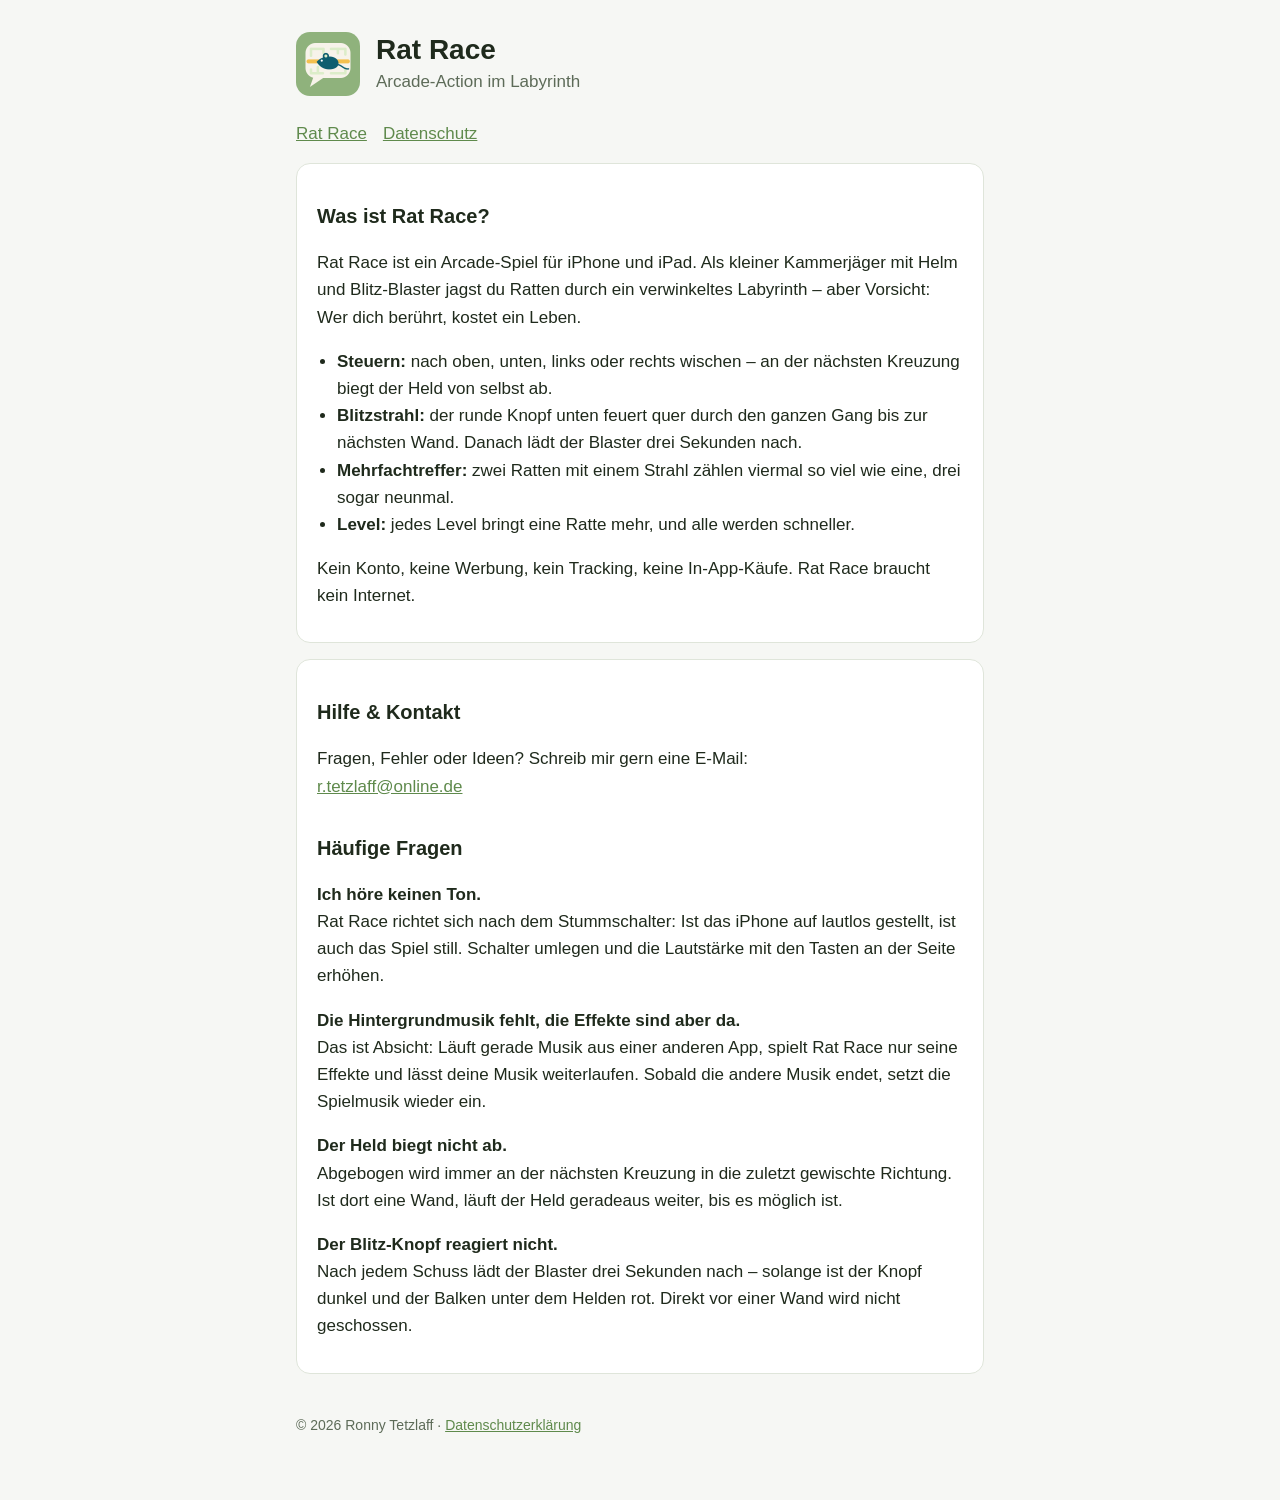
<file: index.html>
<!doctype html>
<html lang="de">
<head>
  <meta charset="utf-8">
  <meta name="viewport" content="width=device-width, initial-scale=1">
  <title>Rat Race – Rattenjagd</title>
  <meta name="description" content="Rat Race: Arcade-Spiel im Labyrinth für iPhone und iPad. Per Wischen steuern, mit dem Blitzstrahl Ratten jagen – jedes Level bringt mehr und schnellere Nager.">
  <link rel="stylesheet" href="style.css">
</head>
<body>
<main>
  <header>
    <img src="icon.png" alt="Rat-Race-Icon">
    <div>
      <h1>Rat Race</h1>
      <p class="subtitle">Arcade-Action im Labyrinth</p>
    </div>
  </header>

  <nav><a href="index.html">Rat Race</a><a href="datenschutz.html">Datenschutz</a></nav>

  <section>
    <h2>Was ist Rat Race?</h2>
    <p>Rat Race ist ein Arcade-Spiel für iPhone und iPad. Als kleiner Kammerjäger mit Helm und Blitz-Blaster jagst du
      Ratten durch ein verwinkeltes Labyrinth – aber Vorsicht: Wer dich berührt, kostet ein Leben.</p>
    <ul>
      <li><strong>Steuern:</strong> nach oben, unten, links oder rechts wischen – an der nächsten Kreuzung biegt der
        Held von selbst ab.</li>
      <li><strong>Blitzstrahl:</strong> der runde Knopf unten feuert quer durch den ganzen Gang bis zur nächsten Wand.
        Danach lädt der Blaster drei Sekunden nach.</li>
      <li><strong>Mehrfachtreffer:</strong> zwei Ratten mit einem Strahl zählen viermal so viel wie eine, drei sogar
        neunmal.</li>
      <li><strong>Level:</strong> jedes Level bringt eine Ratte mehr, und alle werden schneller.</li>
    </ul>
    <p>Kein Konto, keine Werbung, kein Tracking, keine In-App-Käufe. Rat Race braucht kein Internet.</p>
  </section>

  <section id="support">
    <h2>Hilfe &amp; Kontakt</h2>
    <p>Fragen, Fehler oder Ideen? Schreib mir gern eine E-Mail:<br>
      <a href="mailto:r.tetzlaff@online.de">r.tetzlaff@online.de</a></p>
    <h2>Häufige Fragen</h2>
    <p><strong>Ich höre keinen Ton.</strong><br>
      Rat Race richtet sich nach dem Stummschalter: Ist das iPhone auf lautlos gestellt, ist auch das Spiel still.
      Schalter umlegen und die Lautstärke mit den Tasten an der Seite erhöhen.</p>
    <p><strong>Die Hintergrundmusik fehlt, die Effekte sind aber da.</strong><br>
      Das ist Absicht: Läuft gerade Musik aus einer anderen App, spielt Rat Race nur seine Effekte und lässt deine
      Musik weiterlaufen. Sobald die andere Musik endet, setzt die Spielmusik wieder ein.</p>
    <p><strong>Der Held biegt nicht ab.</strong><br>
      Abgebogen wird immer an der nächsten Kreuzung in die zuletzt gewischte Richtung. Ist dort eine Wand, läuft der
      Held geradeaus weiter, bis es möglich ist.</p>
    <p><strong>Der Blitz-Knopf reagiert nicht.</strong><br>
      Nach jedem Schuss lädt der Blaster drei Sekunden nach – solange ist der Knopf dunkel und der Balken unter dem
      Helden rot. Direkt vor einer Wand wird nicht geschossen.</p>
  </section>

  <footer>© 2026 Ronny Tetzlaff · <a href="datenschutz.html">Datenschutzerklärung</a></footer>
</main>
</body>
</html>
</file>
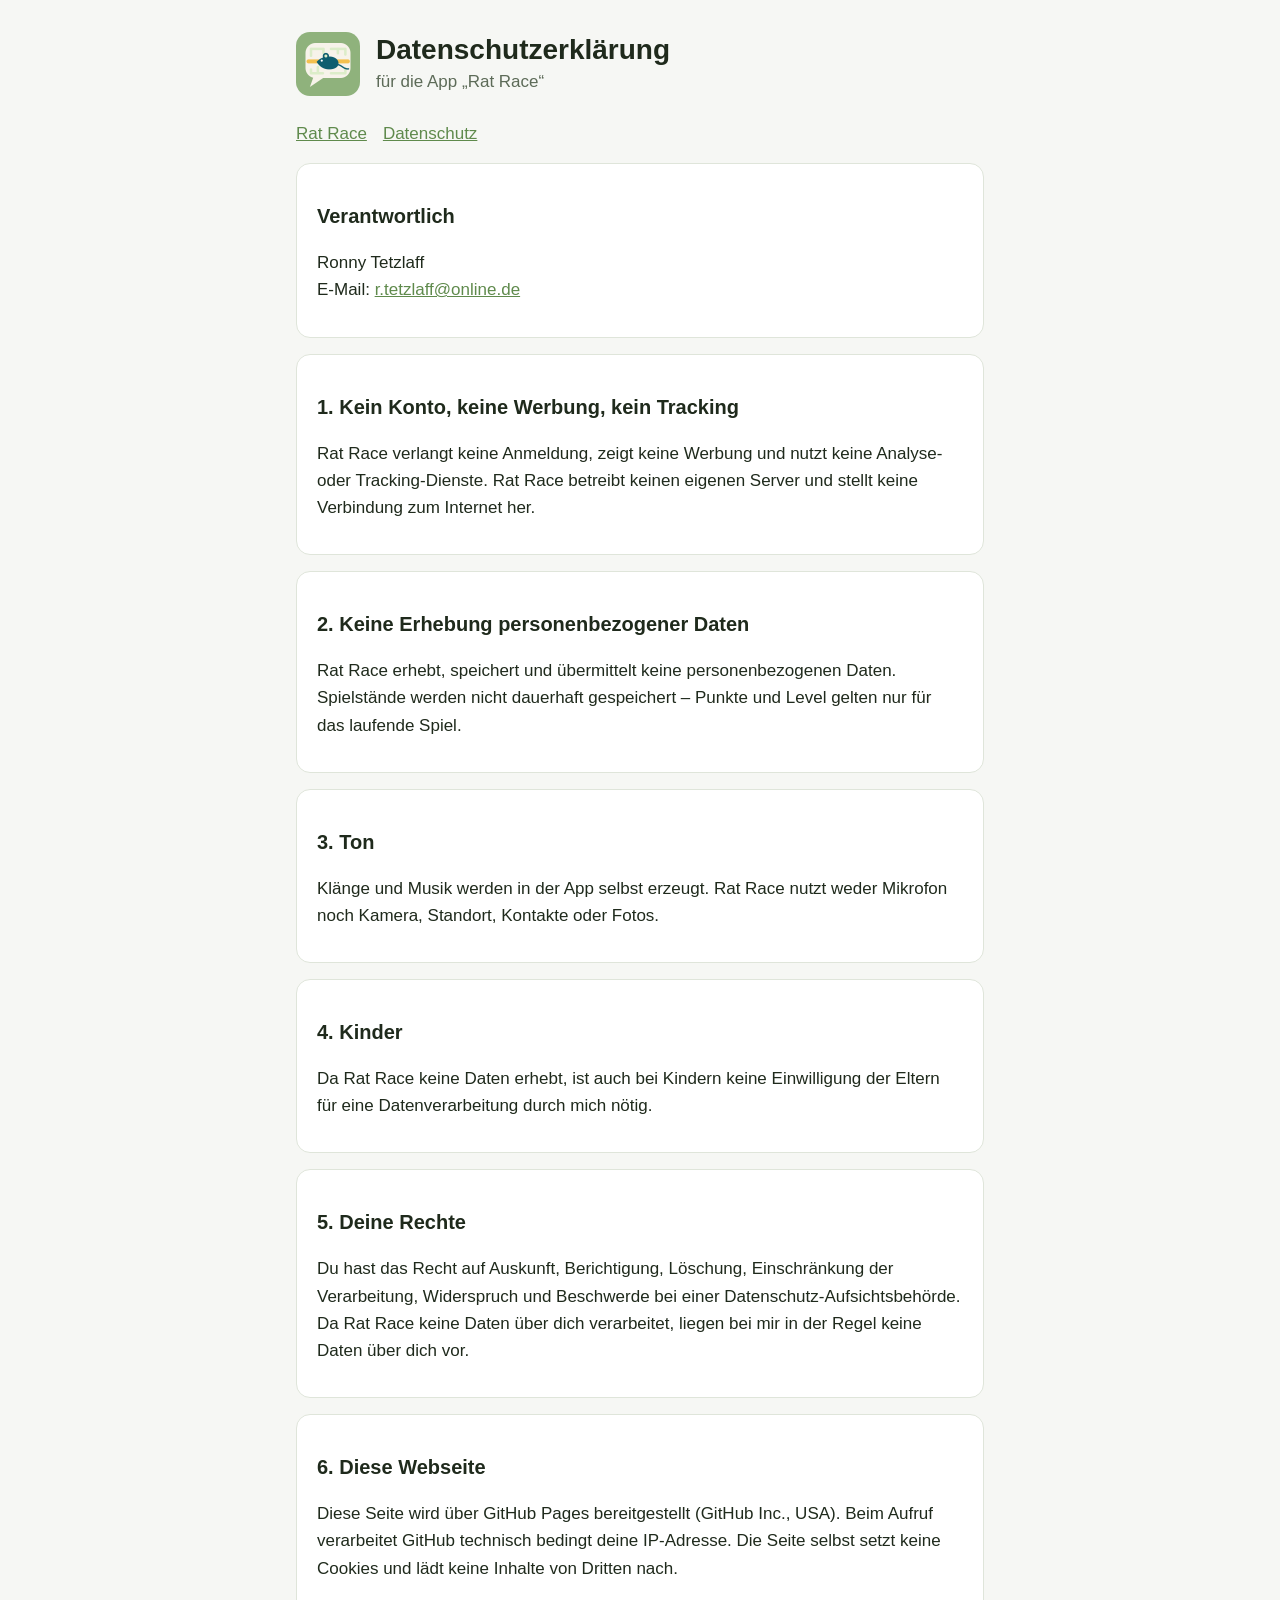
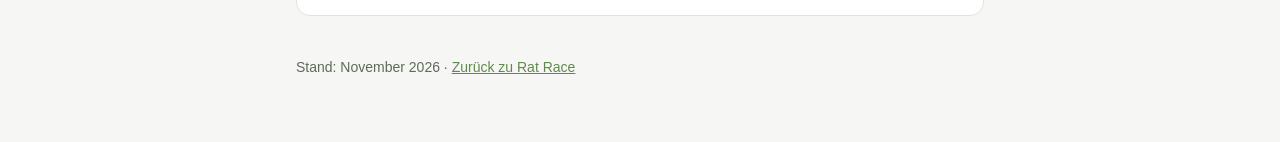
<file: datenschutz.html>
<!doctype html>
<html lang="de">
<head>
  <meta charset="utf-8">
  <meta name="viewport" content="width=device-width, initial-scale=1">
  <title>Rat Race – Datenschutzerklärung</title>
  <link rel="stylesheet" href="style.css">
</head>
<body>
<main>
  <header>
    <img src="icon.png" alt="Rat-Race-Icon">
    <div>
      <h1>Datenschutzerklärung</h1>
      <p class="subtitle">für die App „Rat Race“</p>
    </div>
  </header>

  <nav><a href="index.html">Rat Race</a><a href="datenschutz.html">Datenschutz</a></nav>

  <section>
    <h2>Verantwortlich</h2>
    <p>Ronny Tetzlaff<br>
      E-Mail: <a href="mailto:r.tetzlaff@online.de">r.tetzlaff@online.de</a></p>
  </section>

  <section>
    <h2>1. Kein Konto, keine Werbung, kein Tracking</h2>
    <p>Rat Race verlangt keine Anmeldung, zeigt keine Werbung und nutzt keine Analyse- oder Tracking-Dienste.
      Rat Race betreibt keinen eigenen Server und stellt keine Verbindung zum Internet her.</p>
  </section>

  <section>
    <h2>2. Keine Erhebung personenbezogener Daten</h2>
    <p>Rat Race erhebt, speichert und übermittelt keine personenbezogenen Daten. Spielstände werden nicht dauerhaft
      gespeichert – Punkte und Level gelten nur für das laufende Spiel.</p>
  </section>

  <section>
    <h2>3. Ton</h2>
    <p>Klänge und Musik werden in der App selbst erzeugt. Rat Race nutzt weder Mikrofon noch Kamera, Standort,
      Kontakte oder Fotos.</p>
  </section>

  <section>
    <h2>4. Kinder</h2>
    <p>Da Rat Race keine Daten erhebt, ist auch bei Kindern keine Einwilligung der Eltern für eine Datenverarbeitung
      durch mich nötig.</p>
  </section>

  <section>
    <h2>5. Deine Rechte</h2>
    <p>Du hast das Recht auf Auskunft, Berichtigung, Löschung, Einschränkung der Verarbeitung, Widerspruch und
      Beschwerde bei einer Datenschutz-Aufsichtsbehörde. Da Rat Race keine Daten über dich verarbeitet, liegen bei mir
      in der Regel keine Daten über dich vor.</p>
  </section>

  <section>
    <h2>6. Diese Webseite</h2>
    <p>Diese Seite wird über GitHub Pages bereitgestellt (GitHub Inc., USA). Beim Aufruf verarbeitet GitHub technisch
      bedingt deine IP-Adresse. Die Seite selbst setzt keine Cookies und lädt keine Inhalte von Dritten nach.</p>
  </section>

  <footer>Stand: November 2026 · <a href="index.html">Zurück zu Rat Race</a></footer>
</main>
</body>
</html>
</file>
<file: style.css>
/* Schlicht, ohne externe Schriften oder Skripte – die Seite lädt nichts von Dritten nach. */
:root {
  --bg: #f6f7f4;
  --card: #ffffff;
  --text: #1f2a1c;
  --muted: #5d6b58;
  --accent: #5f8a4c;   /* abgeleitet vom Icon-Grün #8FB27C, dunkler für Lesbarkeit */
  --line: #dfe5da;
}
@media (prefers-color-scheme: dark) {
  :root {
    --bg: #141912;
    --card: #1d241a;
    --text: #e8eee4;
    --muted: #a6b39f;
    --accent: #9cc487;
    --line: #2e3a29;
  }
}
* { box-sizing: border-box; }
body {
  margin: 0;
  background: var(--bg);
  color: var(--text);
  font: 17px/1.6 -apple-system, BlinkMacSystemFont, "Segoe UI", Roboto, Helvetica, Arial, sans-serif;
}
main {
  max-width: 720px;
  margin: 0 auto;
  padding: 32px 16px 64px;
}
header { display: flex; align-items: center; gap: 16px; margin-bottom: 24px; }
header img { width: 64px; height: 64px; border-radius: 14px; }
h1 { font-size: 28px; line-height: 1.2; margin: 0; }
.subtitle { color: var(--muted); margin: 2px 0 0; }
h2 { font-size: 20px; margin: 32px 0 8px; }
section {
  background: var(--card);
  border: 1px solid var(--line);
  border-radius: 14px;
  padding: 4px 20px 16px;
  margin-top: 16px;
}
a { color: var(--accent); }
ul { padding-left: 20px; }
footer { color: var(--muted); font-size: 14px; margin-top: 40px; }
nav a { margin-right: 16px; }
</file>
